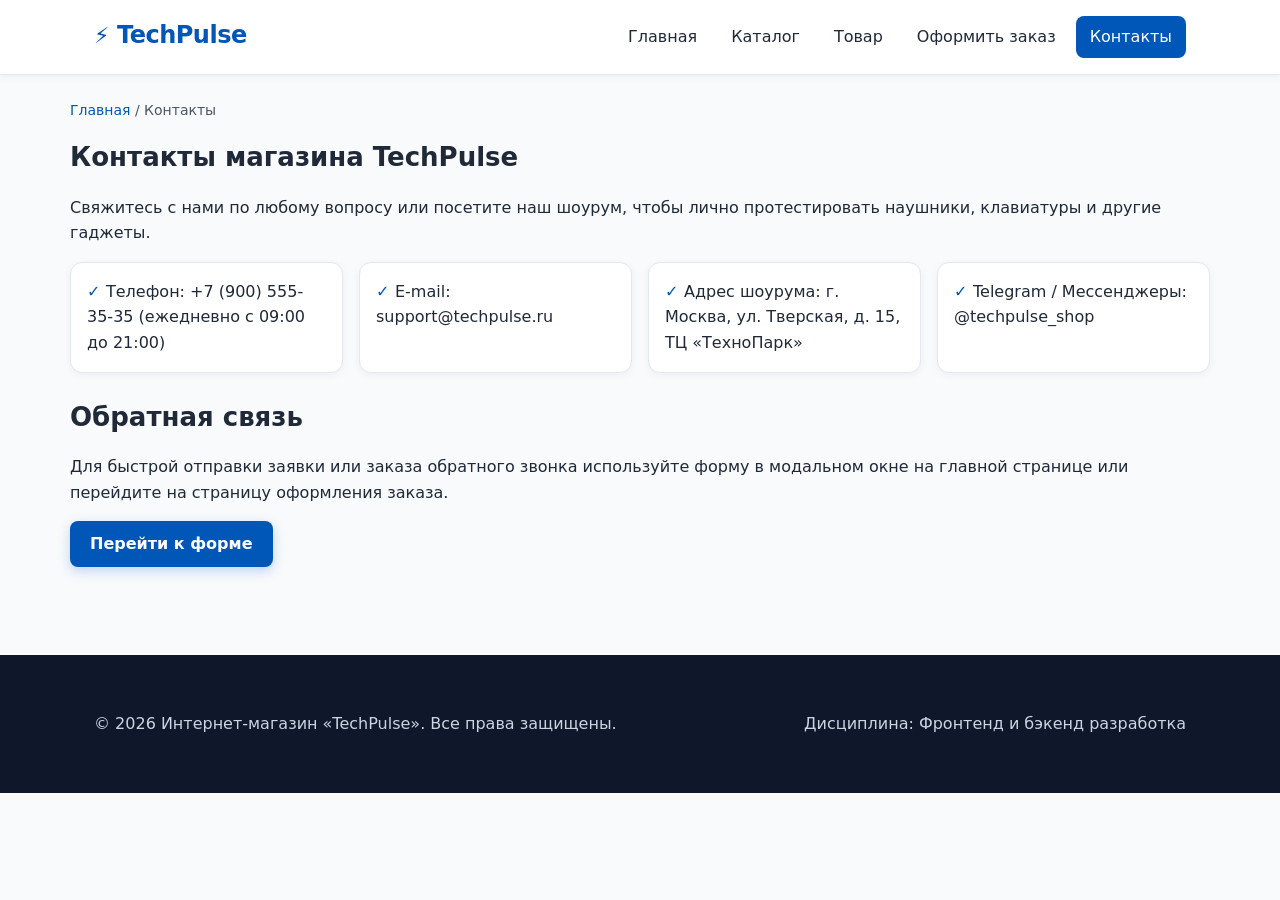
<file: contacts.html>
<!doctype html>
<html lang="ru">
  <head>
    <meta charset="UTF-8" />
    <meta name="viewport" content="width=device-width, initial-scale=1.0" />
    <meta
      name="description"
      content="Контактная информация интернет-магазина TechPulse."
    />
    <title>Контакты — TechPulse</title>
    <link rel="stylesheet" href="css/style.css" />
    <link rel="stylesheet" href="css/responsive.css" />
  </head>
  <body>
    <header class="site-header">
      <div class="site-header__inner">
        <a class="site-header__logo" href="index.html">TechPulse</a>
        <nav class="site-nav" aria-label="Основная навигация">
          <ul class="site-nav__list">
            <li class="site-nav__item">
              <a class="site-nav__link" href="index.html">Главная</a>
            </li>
            <li class="site-nav__item">
              <a class="site-nav__link" href="catalog.html">Каталог</a>
            </li>
            <li class="site-nav__item">
              <a class="site-nav__link" href="product.html">Товар</a>
            </li>
            <li class="site-nav__item">
              <a class="site-nav__link" href="order.html">Оформить заказ</a>
            </li>
            <li class="site-nav__item">
              <a
                class="site-nav__link site-nav__link--active"
                href="contacts.html"
                >Контакты</a
              >
            </li>
          </ul>
        </nav>
      </div>
    </header>

    <main>
      <nav class="breadcrumbs" aria-label="Хлебные крошки">
        <a class="breadcrumbs__link" href="index.html">Главная</a>
        <span class="breadcrumbs__current">Контакты</span>
      </nav>

      <section class="section">
        <h1 class="section__title">Контакты магазина TechPulse</h1>
        <p>
          Свяжитесь с нами по любому вопросу или посетите наш шоурум, чтобы
          лично протестировать наушники, клавиатуры и другие гаджеты.
        </p>
        <ul class="advantages-list">
          <li>Телефон: +7 (900) 555-35-35 (ежедневно с 09:00 до 21:00)</li>
          <li>E-mail: support@techpulse.ru</li>
          <li>Адрес шоурума: г. Москва, ул. Тверская, д. 15, ТЦ «ТехноПарк»</li>
          <li>Telegram / Мессенджеры: @techpulse_shop</li>
        </ul>
      </section>

      <section class="section" id="feedback">
        <h2 class="section__title">Обратная связь</h2>
        <p>
          Для быстрой отправки заявки или заказа обратного звонка используйте
          форму в модальном окне на главной странице или перейдите на страницу
          оформления заказа.
        </p>
        <a class="button button--primary" href="index.html#contacts"
          >Перейти к форме</a
        >
      </section>
    </main>

    <footer class="site-footer">
      <div class="site-footer__inner">
        <p>&copy; 2026 Интернет-магазин «TechPulse». Все права защищены.</p>
        <p>Дисциплина: Фронтенд и бэкенд разработка</p>
      </div>
    </footer>
  </body>
</html>
</file>
<file: css/style.css>
/* ===============================
   1. Переменные проекта
   =============================== */
:root {
  --color-bg: #f8fafc;
  --color-text: #0f172a;
  --color-muted: #64748b;
  --color-primary: #2563eb;
  --color-primary-dark: #1d4ed8;
  --color-border: #e2e8f0;
  --color-surface: #ffffff;
  --color-surface-accent: #eff6ff;
  --color-danger: #e11d48;
  --color-success: #16a34a;
  --color-success-bg: #f0fdf4;
  --color-white: #ffffff;

  --space-xs: 6px;
  --space-sm: 10px;
  --space-md: 16px;
  --space-lg: 24px;
  --space-xl: 40px;

  --radius-sm: 8px;
  --radius-md: 12px;
  --radius-lg: 18px;

  --shadow-sm: 0 2px 8px rgba(15, 23, 42, 0.05);
  --shadow-md: 0 10px 25px -5px rgba(15, 23, 42, 0.1);
  --shadow-lg: 0 20px 35px -10px rgba(37, 99, 235, 0.18);

  --container-width: 1140px;
}

/* ===============================
   2. Базовые стили
   =============================== */
* {
  box-sizing: border-box;
}

html {
  scroll-behavior: smooth;
}

body {
  margin: 0;
  font-family: 'Segoe UI', system-ui, -apple-system, Arial, sans-serif;
  line-height: 1.6;
  color: var(--color-text);
  background-color: var(--color-bg);
}

main {
  padding: var(--space-lg);
}

/* Подсветка целевого якоря */
:target {
  outline: 2px dashed var(--color-primary);
  outline-offset: 6px;
  border-radius: var(--radius-sm);
}

/* ===============================
   3. Блок кнопки (button)
   =============================== */
.button {
  display: inline-flex;
  align-items: center;
  justify-content: center;
  padding: 10px 20px;
  border: none;
  border-radius: var(--radius-sm);
  font: inherit;
  font-weight: 600;
  text-decoration: none;
  cursor: pointer;
  transition:
    background-color 0.2s ease,
    color 0.2s ease,
    transform 0.15s ease,
    box-shadow 0.2s ease;
}

.button:active {
  transform: translateY(1px);
}

.button--primary {
  color: var(--color-white);
  background-color: var(--color-primary);
  box-shadow: 0 4px 12px rgba(37, 99, 235, 0.25);
}

.button--primary:hover {
  background-color: var(--color-primary-dark);
  box-shadow: 0 6px 16px rgba(37, 99, 235, 0.35);
}

.button--secondary {
  color: var(--color-primary);
  background-color: var(--color-surface);
  border: 1.5px solid var(--color-primary);
}

.button--secondary:hover {
  color: var(--color-white);
  background-color: var(--color-primary);
}

.button:focus-visible {
  outline: 2px solid var(--color-primary);
  outline-offset: 3px;
}

.button:disabled,
.button--disabled {
  opacity: 0.6;
  cursor: not-allowed;
}

/* ===============================
   4. Шапка и навигация (site-header, site-nav)
   =============================== */
.site-header {
  background-color: var(--color-surface);
  border-bottom: 1px solid var(--color-border);
  box-shadow: var(--shadow-sm);
  position: sticky;
  top: 0;
  z-index: 50;
}

.site-header__inner {
  max-width: var(--container-width);
  margin: 0 auto;
  padding: var(--space-md) var(--space-lg);
  display: flex;
  flex-wrap: wrap;
  justify-content: space-between;
  align-items: center;
  gap: var(--space-md);
}

.site-header__logo {
  font-size: 24px;
  font-weight: 800;
  letter-spacing: -0.5px;
  color: var(--color-primary);
  text-decoration: none;
  display: inline-flex;
  align-items: center;
  gap: 8px;
  transition: opacity 0.2s ease;
}

.site-header__logo::before {
  content: '⚡';
  font-size: 22px;
}

.site-header__logo:hover {
  opacity: 0.85;
}

.site-nav__list {
  display: flex;
  flex-wrap: wrap;
  justify-content: center;
  align-items: center;
  gap: var(--space-xs);
  padding: 0;
  margin: 0;
  list-style: none;
}

.site-nav__item {
  margin-bottom: 0;
}

.site-nav__link {
  display: inline-block;
  padding: 8px 14px;
  color: var(--color-text);
  font-weight: 500;
  text-decoration: none;
  border-radius: var(--radius-sm);
  transition:
    background-color 0.2s ease,
    color 0.2s ease;
}

.site-nav__link:hover {
  color: var(--color-primary);
  background-color: var(--color-surface-accent);
}

.site-nav__link:focus-visible {
  outline: 2px solid var(--color-primary);
  outline-offset: 3px;
}

.site-nav__link--active {
  color: var(--color-white);
  background-color: var(--color-primary);
}

.site-nav__link--active:hover {
  color: var(--color-white);
  background-color: var(--color-primary-dark);
}

/* ===============================
   5. Хлебные крошки (breadcrumbs)
   =============================== */
.breadcrumbs {
  max-width: var(--container-width);
  margin: 0 auto var(--space-md);
  font-size: 14px;
  color: var(--color-muted);
}

.breadcrumbs__link {
  color: var(--color-primary);
  text-decoration: none;
  font-weight: 500;
}

.breadcrumbs__link:hover {
  text-decoration: underline;
}

.breadcrumbs__current::before {
  content: ' / ';
  color: var(--color-muted);
}

/* ===============================
   6. Основные компоненты страниц (hero, section, aside-info)
   =============================== */
.hero {
  max-width: var(--container-width);
  margin: 0 auto var(--space-xl);
  padding: var(--space-xl);
  background: linear-gradient(135deg, #1e3a8a 0%, #2563eb 60%, #3b82f6 100%);
  color: var(--color-white);
  border-radius: var(--radius-lg);
  box-shadow: var(--shadow-lg);
}

.hero__title {
  margin-top: 0;
  margin-bottom: var(--space-sm);
  font-size: clamp(28px, 4vw, 42px);
  line-height: 1.2;
}

.hero__text {
  max-width: 650px;
  margin-bottom: var(--space-lg);
  font-size: 18px;
  color: rgba(255, 255, 255, 0.9);
}

.hero .button--primary {
  background-color: var(--color-white);
  color: var(--color-primary);
}

.hero .button--primary:hover {
  background-color: #f1f5f9;
}

.section {
  max-width: var(--container-width);
  margin: 0 auto var(--space-xl);
}

.section__title {
  margin-top: 0;
  margin-bottom: var(--space-md);
  font-size: 26px;
}

.advantages-list {
  display: grid;
  grid-template-columns: repeat(auto-fit, minmax(230px, 1fr));
  gap: var(--space-md);
  padding: 0;
  list-style: none;
}

.advantages-list li {
  padding: var(--space-md);
  background-color: var(--color-surface);
  border: 1px solid var(--color-border);
  border-radius: var(--radius-md);
  box-shadow: var(--shadow-sm);
  font-weight: 500;
}

.advantages-list li::before {
  content: '✓ ';
  color: var(--color-primary);
  font-weight: 700;
}

.aside-info {
  max-width: var(--container-width);
  margin: 0 auto var(--space-xl);
  padding: var(--space-lg);
  border-left: 5px solid var(--color-primary);
  border-radius: 0 var(--radius-md) var(--radius-md) 0;
  background-color: var(--color-surface-accent);
  box-shadow: var(--shadow-sm);
}

.aside-info__title {
  margin-top: 0;
  color: var(--color-primary-dark);
}

.aside-info__text {
  margin-bottom: 0;
}

/* ===============================
   7. Карточки и сетка товаров (products-grid, product-card)
   =============================== */
.products-grid {
  display: grid;
  grid-template-columns: repeat(3, 1fr);
  gap: var(--space-lg);
  align-items: stretch; /* Растягивает все карточки в ряду до одинаковой высоты */
}

.product-card {
  display: flex;
  flex-direction: column;
  height: 100%;
  gap: var(--space-sm);
  padding: var(--space-md);
  border: 1px solid var(--color-border);
  border-radius: var(--radius-md);
  background-color: var(--color-surface);
  box-shadow: var(--shadow-sm);
  transition:
    border-color 0.25s ease,
    transform 0.25s ease,
    box-shadow 0.25s ease;
}

.product-card:hover {
  border-color: var(--color-primary);
  transform: translateY(-4px);
  box-shadow: var(--shadow-md);
}

.product-card__image {
  width: 100%;
  height: 210px;
  object-fit: cover;
  border-radius: var(--radius-sm);
  background-color: #f1f5f9;
  margin-bottom: var(--space-xs);
}

.product-card--featured {
  border: 2px solid var(--color-primary);
}

.product-card--discount {
  border: 2px solid var(--color-danger);
}

.product-card__title {
  margin: 0;
  font-size: 19px;
  line-height: 1.3;
  min-height: 2.6em; /* Резервирует место ровно под 2 строки, чтобы описание ниже начиналось на одном уровне */
  display: flex;
  align-items: flex-start;
  color: var(--color-text);
}

.product-card__description {
  margin: 0;
  font-size: 14px;
  line-height: 1.5;
  color: var(--color-muted);
  flex-grow: 1; /* Занимает всё свободное место, выравнивая блок цены внизу */
}

.product-card__price {
  margin: auto 0 var(--space-xs) 0; /* Прижимает цену к низу на одну линию во всех карточках */
  font-size: 18px;
  font-weight: 800;
  color: var(--color-text);
}

.product-card--discount .product-card__price {
  color: var(--color-danger);
}

.product-card__button {
  align-self: stretch;
  text-align: center;
}

/* ===============================
   8. Страница каталога и фильтры (catalog-layout, catalog-filters, filters-form)
   =============================== */
.catalog-layout {
  max-width: var(--container-width);
  margin: 0 auto var(--space-xl);
  display: grid;
  grid-template-columns: 270px 1fr;
  grid-template-areas: 'filters products';
  gap: var(--space-lg);
  align-items: start;
}

.catalog-filters {
  grid-area: filters;
  padding: var(--space-lg);
  border: 1px solid var(--color-border);
  border-radius: var(--radius-md);
  background-color: var(--color-surface);
  box-shadow: var(--shadow-sm);
}

.catalog-filters__title {
  margin-top: 0;
  font-size: 20px;
}

.catalog-products {
  grid-area: products;
}

.catalog-products__title {
  margin-top: 0;
}

.filters-form {
  display: grid;
  gap: var(--space-md);
}

.filters-form__group {
  margin: 0;
  padding: var(--space-md);
  border: 1px solid var(--color-border);
  border-radius: var(--radius-sm);
  background-color: var(--color-bg);
}

.filters-form__legend {
  font-weight: 700;
  padding: 0 6px;
}

.filters-form__label {
  display: flex;
  align-items: center;
  gap: 8px;
  margin-bottom: var(--space-sm);
  cursor: pointer;
  font-size: 14px;
}

.filters-form__input {
  width: 100%;
  padding: 8px 12px;
  border: 1px solid var(--color-border);
  border-radius: var(--radius-sm);
  font: inherit;
  background-color: var(--color-surface);
  margin-bottom: var(--space-xs);
}

/* ===============================
   9. Модальное окно и форма заявки (order-dialog, order-form)
   =============================== */
.order-dialog {
  width: min(100% - 32px, 540px);
  padding: var(--space-xl);
  border: none;
  border-radius: var(--radius-lg);
  box-shadow: var(--shadow-md);
}

.order-dialog::backdrop {
  background-color: rgba(15, 23, 42, 0.6);
  backdrop-filter: blur(3px);
}

.order-dialog__title {
  margin-top: 0;
}

.order-form__field {
  margin-bottom: var(--space-md);
}

.order-form__label {
  display: block;
  margin-bottom: var(--space-xs);
  font-weight: 600;
  font-size: 14px;
}

.order-form__input,
.order-form__select,
.order-form__textarea {
  width: 100%;
  padding: 11px 14px;
  border: 1px solid var(--color-border);
  border-radius: var(--radius-sm);
  font: inherit;
  background-color: var(--color-surface);
  transition: border-color 0.2s ease, box-shadow 0.2s ease;
}

.order-form__checkbox-label {
  display: flex;
  align-items: center;
  gap: 8px;
  cursor: pointer;
  font-size: 14px;
}

.order-form__checkbox {
  width: 16px;
  height: 16px;
}

.order-form__help {
  display: block;
  margin-top: var(--space-xs);
  color: var(--color-muted);
  font-size: 12px;
}

.order-form__input:hover,
.order-form__select:hover,
.order-form__textarea:hover {
  border-color: var(--color-primary);
}

.order-form__input:focus-visible,
.order-form__select:focus-visible,
.order-form__textarea:focus-visible {
  outline: none;
  border-color: var(--color-primary);
  box-shadow: 0 0 0 3px rgba(37, 99, 235, 0.2);
}

[aria-invalid='true'] {
  border-color: var(--color-danger);
}

.order-form__actions {
  display: flex;
  gap: var(--space-md);
  margin-top: var(--space-lg);
}

/* Сообщение об успешной отправке */
.success-message {
  max-width: var(--container-width);
  margin: var(--space-lg) auto;
  padding: var(--space-md) var(--space-lg);
  border-left: 4px solid var(--color-success);
  border-radius: var(--radius-sm);
  background-color: var(--color-success-bg);
  font-weight: 600;
  color: var(--color-success);
}

/* ===============================
   10. Подвал сайта (site-footer)
   =============================== */
.site-footer {
  background-color: #0f172a;
  color: #cbd5e1;
  margin-top: var(--space-xl);
}

.site-footer__inner {
  max-width: var(--container-width);
  margin: 0 auto;
  padding: var(--space-xl) var(--space-lg);
  display: flex;
  flex-wrap: wrap;
  justify
</file>
<file: css/responsive.css>
/* ==========================================================================
   Адаптивные стили для контрольной работы №3.
   Подход: Mobile First.
   Базовые стили рассчитаны на мобильный экран.
   Расширения добавляются через min-width медиазапросы.
   ========================================================================== */

/* ==========================================================================
   1. Базовые правила (Mobile First)
   ========================================================================== */
*,
*::before,
*::after {
  box-sizing: border-box;
}

html {
  scroll-behavior: smooth;
}

img,
video,
picture {
  max-width: 100%;
  height: auto;
}

body {
  overflow-x: hidden; /* временная защита от горизонтального скролла */
}

/* ==========================================================================
   2. Основные контейнеры и отступы
   ========================================================================== */
main {
  padding: var(--space-md);
}

/* Секции и крупные блоки: уменьшаем вертикальные отступы на мобильном */
.section,
.hero,
.aside-info {
  margin-bottom: var(--space-lg);
}

/* ==========================================================================
   3. Шапка и навигация
   ========================================================================== */
.site-header {
  position: static; /* на мобильном отключаем sticky */
}

.site-header__inner {
  flex-direction: column;
  align-items: stretch;
  gap: var(--space-sm);
  padding: var(--space-sm) var(--space-md);
}

.site-header__logo {
  align-self: flex-start;
}

.site-nav {
  width: 100%;
}

.site-nav__list {
  flex-direction: column;
  align-items: stretch;
  gap: 4px;
}

.site-nav__link {
  display: block;
  padding: 12px 14px; /* удобная зона нажатия */
}

/* ==========================================================================
   4. Hero-блок
   ========================================================================== */
.hero {
  padding: clamp(24px, 6vw, var(--space-xl));
}

.hero__title {
  font-size: clamp(24px, 5vw + 8px, 42px);
}

.hero__text {
  font-size: clamp(15px, 1.2vw + 10px, 18px);
  margin-bottom: var(--space-md);
}

/* ==========================================================================
   5. Сетка карточек товаров
   ========================================================================== */
.products-grid {
  grid-template-columns: 1fr;
  gap: var(--space-md);
}

.product-card__image {
  width: 100%;
  height: auto;
  aspect-ratio: 3 / 2;
  object-fit: cover;
}

/* ==========================================================================
   6. Каталог и боковой фильтр
   ========================================================================== */
.catalog-layout {
  display: grid;
  grid-template-columns: 1fr;
  grid-template-areas:
    'products'
    'filters';
  gap: var(--space-md);
}

.catalog-filters {
  padding: var(--space-md);
}

/* ==========================================================================
   7. Форма заявки
   ========================================================================== */
.order-dialog {
  width: calc(100% - 24px);
  padding: var(--space-lg);
}

.order-form__field,
.order-form__actions {
  margin-top: 0;
  margin-bottom: 0;
}

.order-form__input,
.order-form__select,
.order-form__textarea {
  width: 100%;
  min-height: 44px;
  font-size: 16px; /* предотвращает автозум на iOS */
}

.order-form__actions {
  flex-direction: column;
}

.order-form__actions .button {
  width: 100%;
}

/* ==========================================================================
   8. Таблица характеристик
   ========================================================================== */
.table-wrapper {
  overflow-x: auto;
  -webkit-overflow-scrolling: touch;
  margin-block: var(--space-md);
}

.product-table {
  width: 100%;
  min-width: 560px;
  border-collapse: collapse;
}

/* ==========================================================================
   9. Кнопка «Наверх» (класс есть в HTML, но не был оформлен в style.css)
   ========================================================================== */
.scroll-top-btn {
  position: fixed;
  right: 16px;
  bottom: 16px;
  width: 44px;
  height: 44px;
  display: inline-flex;
  align-items: center;
  justify-content: center;
  border-radius: 50%;
  background-color: var(--color-primary, #2563eb);
  color: var(--color-white, #fff);
  text-decoration: none;
  font-size: 20px;
  line-height: 1;
  box-shadow: 0 4px 12px rgba(15, 23, 42, 0.25);
  z-index: 40;
}

/* ==========================================================================
   10. Планшет (min-width: 768px)
   ========================================================================== */
@media (min-width: 768px) {
  main {
    padding: var(--space-lg);
  }

  .site-header {
    position: sticky;
    top: 0;
    z-index: 100;
  }

  .site-header__inner {
    flex-direction: row;
    flex-wrap: wrap;
    justify-content: space-between;
    align-items: center;
    padding: var(--space-md) var(--space-lg);
  }

  .site-nav {
    width: auto;
  }

  .site-nav__list {
    flex-direction: row;
    flex-wrap: wrap;
    align-items: center;
    gap: var(--space-xs);
  }

  .site-nav__link {
    padding: 8px 14px;
  }

  .products-grid {
    grid-template-columns: repeat(2, minmax(0, 1fr));
    gap: var(--space-lg);
  }

  .catalog-layout {
    grid-template-columns: 270px minmax(0, 1fr);
    grid-template-areas: 'filters products';
    align-items: start;
  }

  .catalog-filters {
    padding: var(--space-lg);
  }

  /* Форма — 2 колонки */
  .order-form {
    grid-template-columns: repeat(2, minmax(0, 1fr));
  }

  .order-form__field--wide,
  .order-form__field--checkbox,
  .order-form__actions {
    grid-column: 1 / -1;
  }

  .order-form__actions {
    flex-direction: row;
  }

  .order-form__actions .button {
    width: auto;
  }

  .scroll-top-btn {
    right: 24px;
    bottom: 24px;
  }
}

/* ==========================================================================
   11. Desktop (min-width: 1024px)
   ========================================================================== */
@media (min-width: 1024px) {
  .products-grid {
    grid-template-columns: repeat(3, minmax(0, 1fr));
  }

  .catalog-layout {
    grid-template-columns: 270px minmax(0, 1fr);
  }
}

/* ==========================================================================
   Примечание.
   В style.css правило .site-footer__inner обрывается на свойстве `justify`
   (видимо, файл был частично потерян при копировании).
   Дополняем его здесь, чтобы подвал выглядел корректно.
   ========================================================================== */
.site-footer__inner {
  justify-content: space-between;
  align-items: center;
}
/* ==========================================================================
   Практика 13: Доступность (A11y)
   ========================================================================== */

/* 1. Видимый фокус для всех интерактивных элементов */
:focus-visible,
.site-nav__link:focus-visible,
.button:focus-visible,
.order-form__input:focus-visible,
.order-form__textarea:focus-visible,
.order-form__select:focus-visible,
.scroll-top-btn:focus-visible {
  outline: 3px solid var(--color-primary, #0057b8) !important;
  outline-offset: 3px !important;
}

/* 2. Кнопка "Перейти к содержимому" (Skip Link) */
.skip-link {
  position: absolute;
  left: 16px;
  top: -100px;
  z-index: 1000;
  padding: 8px 12px;
  color: #ffffff;
  background-color: #111111;
  border-radius: 6px;
  text-decoration: none;
  transition: top 0.2s ease;
}

.skip-link:focus,
.skip-link:focus-visible {
  top: 16px;
}

/* 3. Улучшение контрастности текста (по методичке) */
:root {
  --color-text: #1f2937;
  --color-muted: #4b5563;
  --color-primary: #0057b8;
  --color-danger: #b00020;
}
</file>
